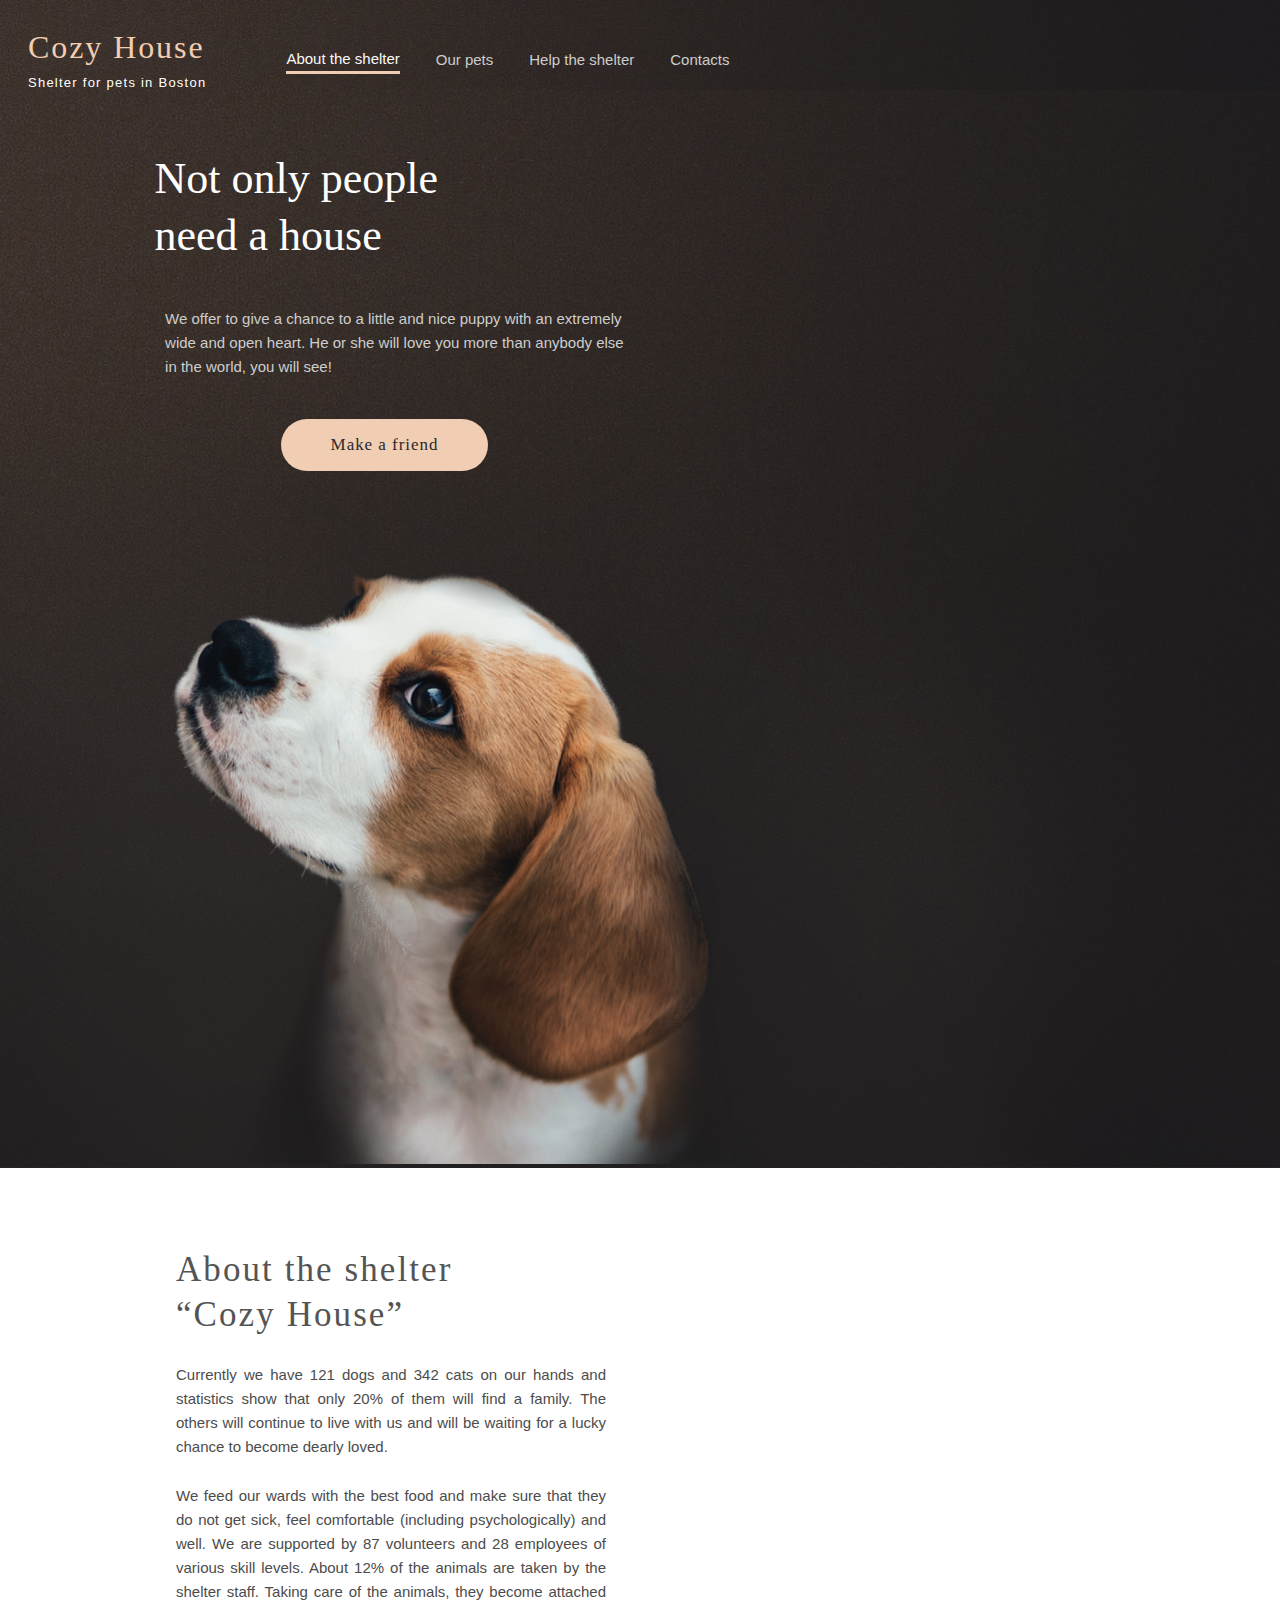
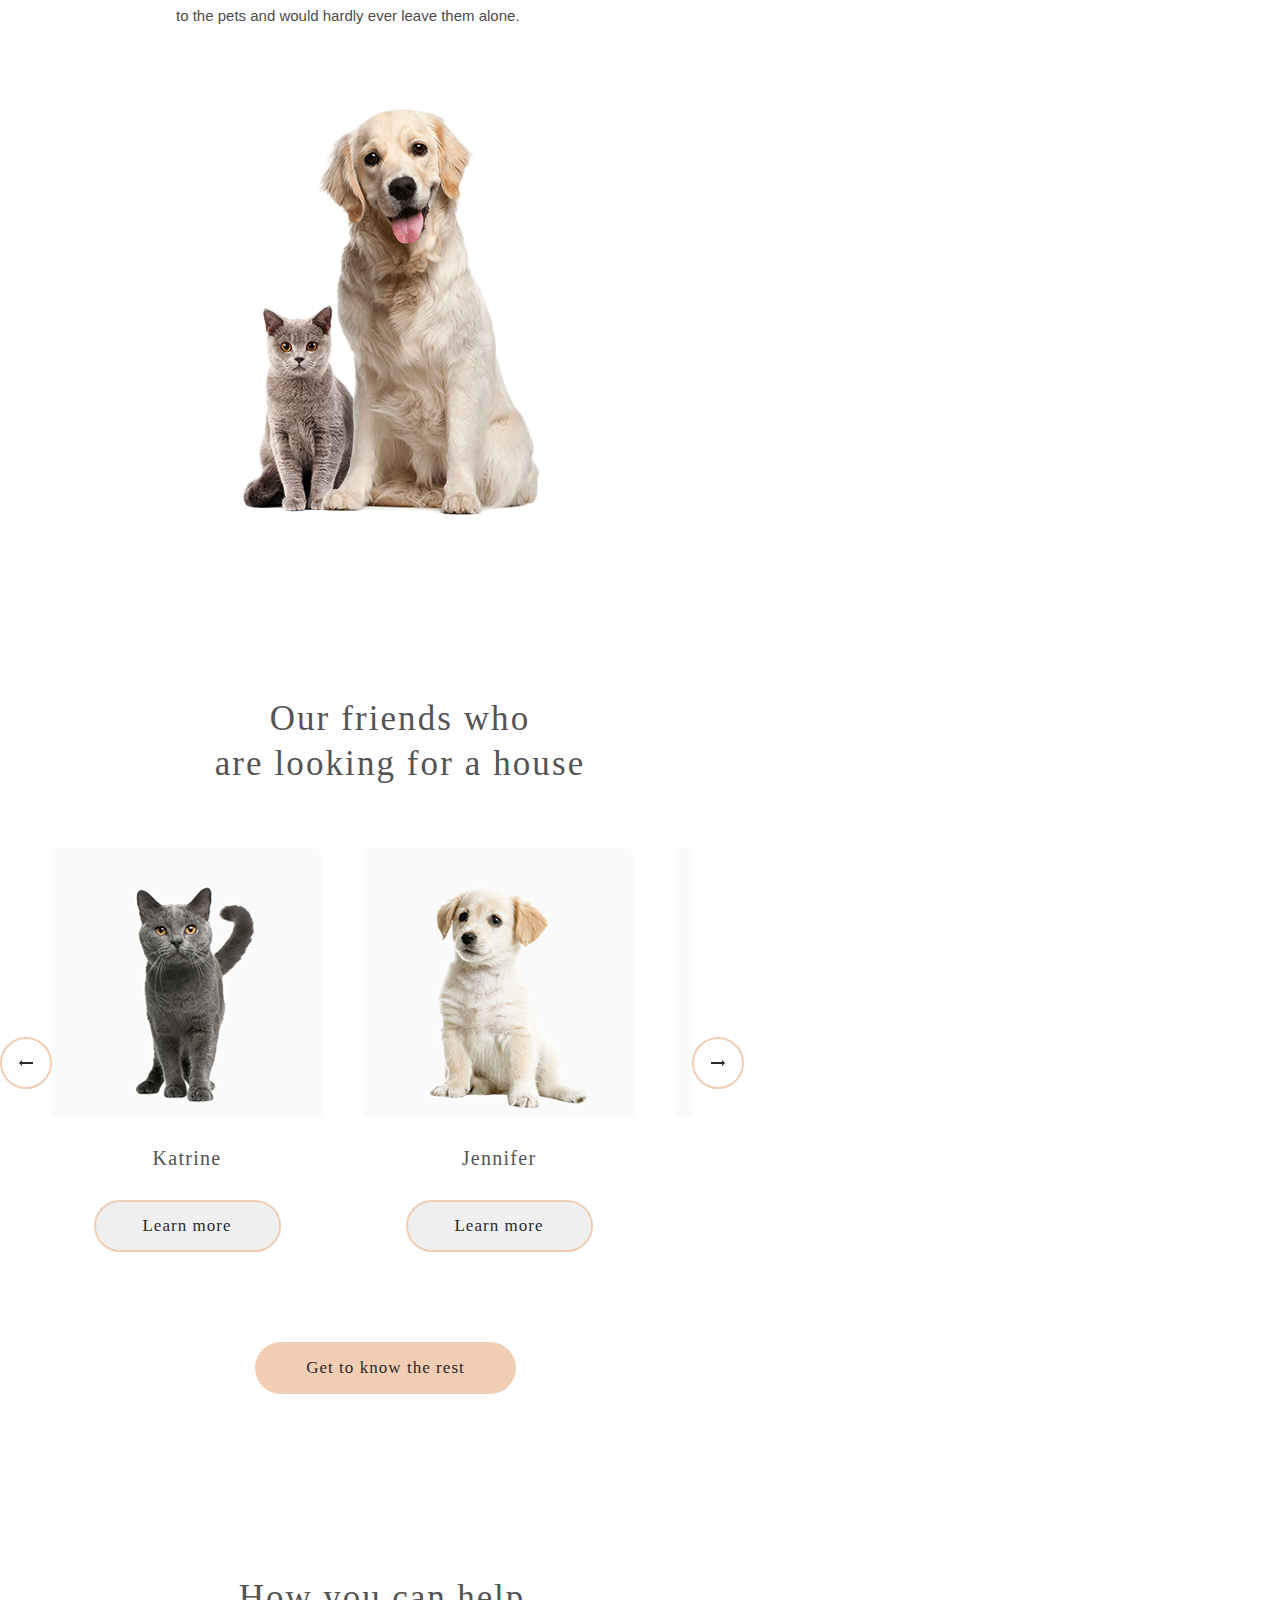
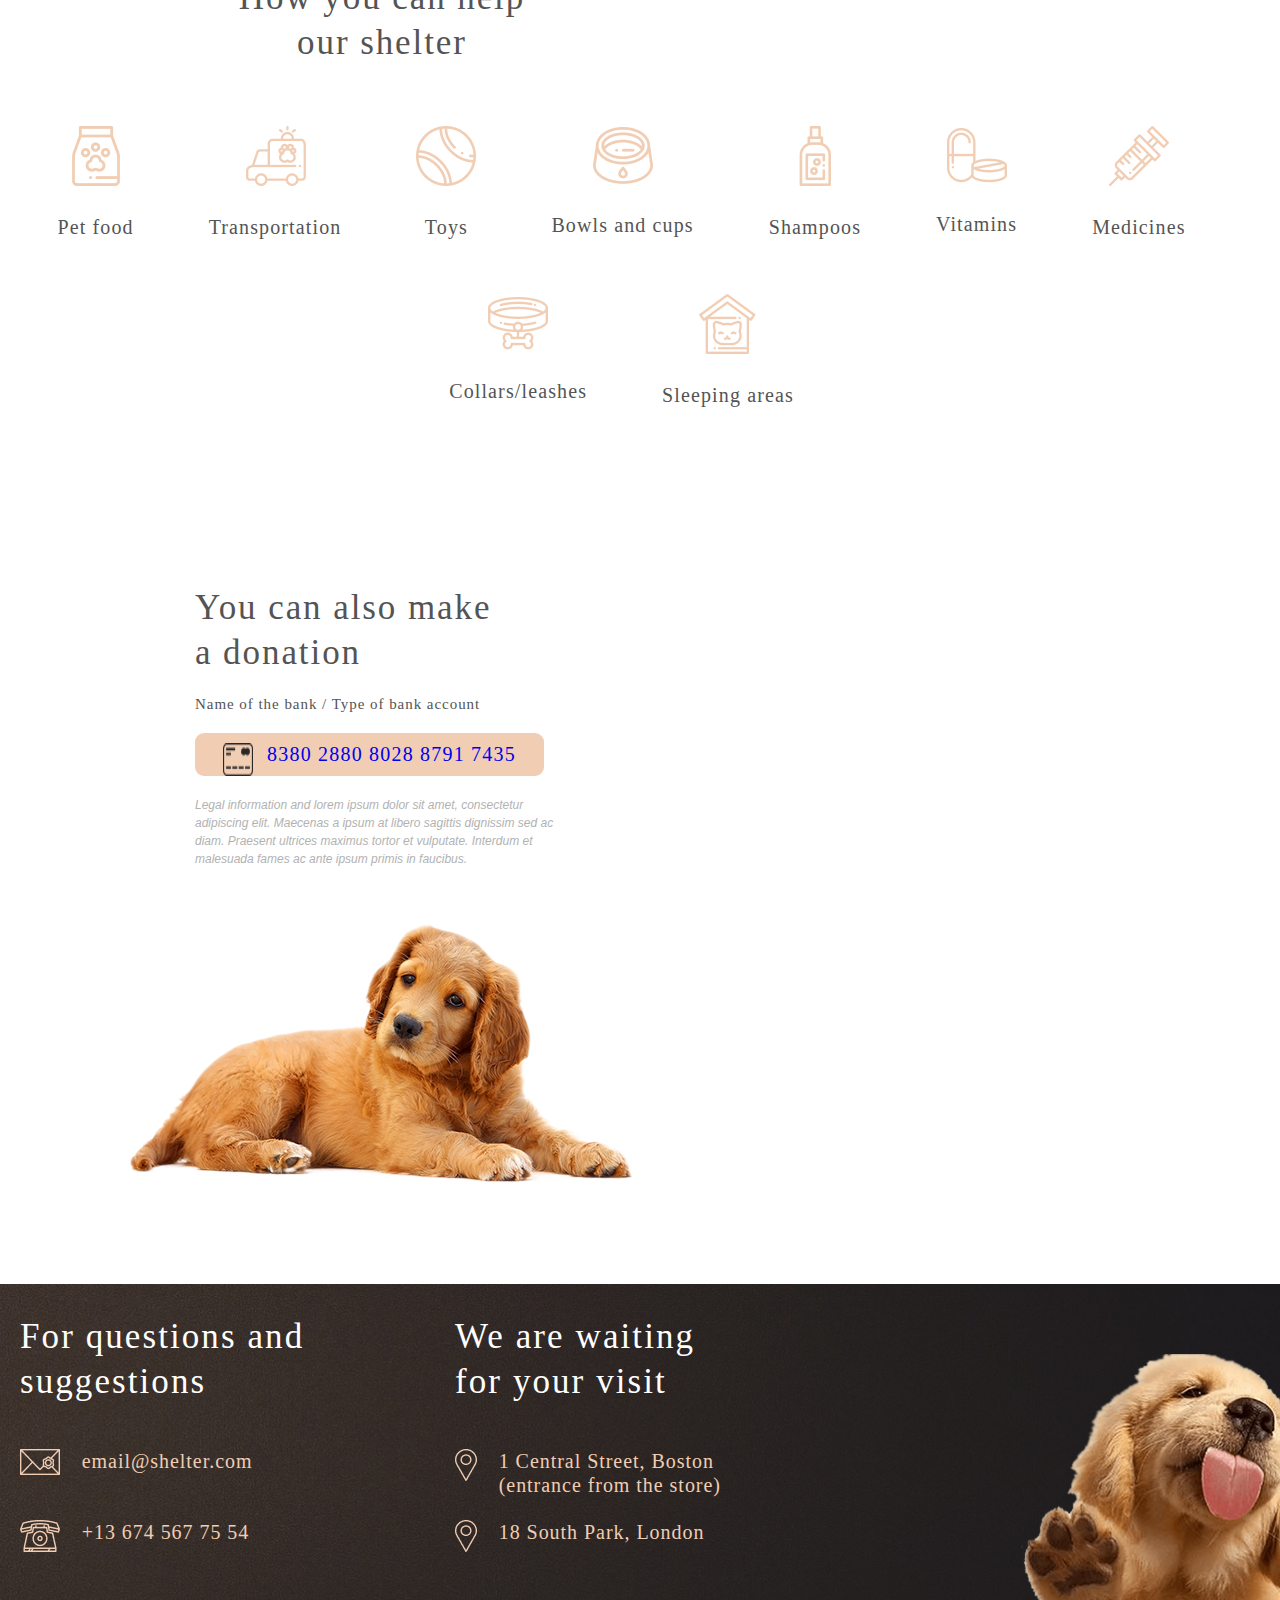
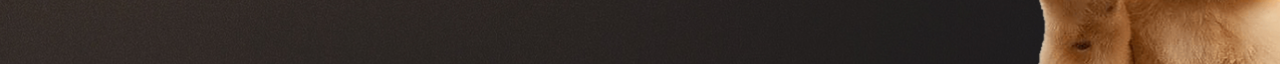
<file: shelter/pages/main/index.html>
<!DOCTYPE html>
<html lang="en">

<head>
    <meta charset="UTF-8">
    <meta name="viewport" content="width=device-width,minimum-scale=1.0, maximum-scale=1.0,initial-scale=1">

    <title>Shelter</title>
    <link rel="stylesheet" href="style.css">
</head>
<body class="body">
  <header class="header background"> 
    <div class="container">
        <div class="logo">
          <h1 class="logo_title">
            Cozy House 
          </h1>
          <div class="logo_subtitle">
              Shelter for pets in Boston
          </div> 
        </div>
        <div class="toggle_container" onclick="myFunction(this)">
          <span class="toggle_bar1"></span>
          <span class="toggle_bar2"></span>
          <span class="toggle_bar3"></span>
          <p class="toggle_items"><a class="nav_list_active">About the shelter</a></p>
          <p class="toggle_items"><a class="nav_list_disabled" href="../pets/index.html">Our pets</a></p> 
          <p class="toggle_items"><a class="nav_list_disabled">Help the shelter</a></p>
          <p class="toggle_items"><a class="nav_list_disabled">Contacts</a></p>
         </div>
            <nav class="nav">
                <ul class="nav_list">
                <li class="nav_list_item"><a class="nav_list_active">About the shelter</a></li>
                <li class="nav_list_item"><a class="nav_list_disabled" href="../pets/index.html">Our pets</a></li>
                <li class="nav_list_item"><a class="nav_list_disabled">Help the shelter</a></li>
                <li class="nav_list_item"><a class="nav_list_disabled">Contacts</a></li>
                </ul>
            </nav>
      </div>
</header>      
<main class="main">
 <section class='background'>   
  <div class="container">
      <div class="motto_flexbox">
        <div class="motto">
          <h2 class="motto_title">Not only people need a house</h2>
          <p class=motto_subtitle>We offer to give a chance to a little and nice puppy with an extremely wide and open heart. He or she will love you more than anybody else in the world, you will see!</p>
          <a href="../pets/index.html"><button type="button" class="button-primary button-text"> 
            Make a friend 
          </button></a>    
        </div> 
        <img class= "puppy" src="../../assets/images/start-screen-puppy.png" alt="puppy">  
      </div>
  </div>    
</section>
<section>
   <div class="container">
     <div class="about_flexbox">
        <img class= "about_picture" src="../../assets/images/about-pets.png" alt="puppy&kitty">  
        <div class="about">
          <h3 class="about_title" id="about">About the shelter “Cozy House”</h3> 
          <p class="about_subtitle">Currently we have 121 dogs and 342 cats on our hands and statistics show that only 20% of them will find a family. The others will continue to live with us and will be waiting for a lucky chance to become dearly loved.</p>
          <p class="about_subtitle">We feed our wards with the best food and make sure that they do not get sick, feel comfortable (including psychologically) and well. We are supported by 87 volunteers and 28 employees of various skill levels. About 12% of the animals are taken by the shelter staff. Taking care of the animals, they become attached to the pets and would hardly ever leave them alone.</p>
        </div>
     </div>      
   </div>       
</section>
<section>
    <div class="container">  
        <div class="ourfriends_flexbox"> 
            <h3 class="ourfriends_title" id="ourpets">Our friends who</h3>
            <h3 class="ourfriends_title">are looking for a house</h3>
            
            <div class="ourfriends">
              <div class="ourfriends_circle_left prev" onclick="moveSliderToTheRight()"> <img class="ourfriends_arrow" src="../../assets/icons/Arrow.png" alt="Arrow_left"></div>
            <div class="ourfriends_slider_border">
            <div class="ourfriends_slider">
              <div class="ourfriends_pets">
                <img class="ourfriends_picture" src="../../assets/images/pets-katrine.png" alt="kitty_katrine">      
                <p class="ourfriends_text">Katrine</p>
                <button type="button" class="ourfriends_button ourfriends_button_text"> 
                    Learn more 
                </button>   
              </div> 
              <div class="ourfriends_pets">
                <img class= "ourfriends_picture" src="../../assets/images/pets-jennifer.png" alt="puppy_jennifer">      
                <p class="ourfriends_text">Jennifer</p>
                <button type="button" class="ourfriends_button ourfriends_button_text"> 
                    Learn more  
                </button>   
              </div> 
              <div class="ourfriends_pets probe">
                <img class= "ourfriends_picture" src="../../assets/images/pets-woody.png" alt="puppy_woody">      
                <p class="ourfriends_text">Woody</p>
                <button type="button" class="ourfriends_button ourfriends_button_text"> 
                    Learn more  
                </button>   
              </div> 
              <div class="ourfriends_pets">
                <img class= "ourfriends_picture" src="../../assets/images/pets-freddie.png" alt="puppy_freddie">      
                <p class="ourfriends_text">Freddie</p>
                <button type="button" class="ourfriends_button ourfriends_button_text"> 
                    Learn more  
                </button>   
              </div> 
              <div class="ourfriends_pets">
                <img class= "ourfriends_picture" src="../../assets/images/pets-scarlet.png" alt="puppy_scarlett">      
                <p class="ourfriends_text">Scarlett</p>
                <button type="button" class="ourfriends_button ourfriends_button_text"> 
                    Learn more  
                </button>   
              </div> 
              <div class="ourfriends_pets">
                <img class= "ourfriends_picture" src="../../assets/images/pets-charly.png" alt="puppy_charly">      
                <p class="ourfriends_text">Charly</p>
                <button type="button" class="ourfriends_button ourfriends_button_text"> 
                    Learn more  
                </button>   
              </div> 
              <div class="ourfriends_pets">
                <img class= "ourfriends_picture" src="../../assets/images/pets-timmy.png" alt="kitty_timmy">      
                <p class="ourfriends_text">Timmy</p>
                <button type="button" class="ourfriends_button ourfriends_button_text"> 
                    Learn more  
                </button>   
              </div> 
              <div class="ourfriends_pets">
                <img class= "ourfriends_picture" src="../../assets/images/pets-sophia.png" alt="puppy_sophia">      
                <p class="ourfriends_text">Sophia</p>
                <button type="button" class="ourfriends_button ourfriends_button_text"> 
                    Learn more  
                </button>   
              </div> 
             </div>
            </div>
               <div class="ourfriends_circle_right" onclick="moveSliderToTheLeft()"> <img class="ourfriends_arrow" src="../../assets/icons/Arrow_right.png" alt="Arrow_right"></div>
            </div>
            <a href="../pets/index.html"><button type="button" class="ourfriends_button_secondary ourfriends_button_text"> 
                Get to know the rest 
            </button></a>      
          </div>    
    </div>    
</section> 

<section>
  <div class="container">  
    <div class="yourhelp_flexbox"> 
      <h3 class="yourhelp_title" id="help"><span>How you can help</span><span>our shelter</span></h3>
      <div class="yourhelp">
        <div class="yourhelp_pets">
          <img class="yourhelp_picture" src="../../assets/icons/Vector.png" alt="Pet food">    
          <p class="yourhelp_text">Pet food</p>  
        </div> 
        <div class="yourhelp_pets">
          <img class= "yourhelp_picture" src="../../assets/icons/transportation.png" alt="Transportation">     
          <p class="yourhelp_text">Transportation</p> 
        </div> 
        <div class="yourhelp_pets">
          <img class= "yourhelp_picture" src="../../assets/icons/toys.png" alt="Toys">    
          <p class="yourhelp_text">Toys</p>  
        </div> 
        <div class="yourhelp_pets">
          <img class= "yourhelp_picture" src="../../assets/icons/bowls-and-cups.png" alt="Bowls and cups">      
          <p class="yourhelp_text">Bowls and cups</p>
        </div> 
        <div class="yourhelp_pets">
          <img class= "yourhelp_picture" src="../../assets/icons/shampoos.png" alt="Shampoos">         
          <p class="yourhelp_text">Shampoos</p> 
        </div> 
        <div class="yourhelp_pets">
          <img class="yourhelp_picture" src="../../assets/icons/vitamins.png" alt="Vitamins">   
          <p class="yourhelp_text">Vitamins</p>  
        </div> 
        <div class="yourhelp_pets">
          <img class="yourhelp_picture" src="../../assets/icons/medicines.png" alt="Medicines">  
          <p class="yourhelp_text">Medicines</p>    
        </div> 
        <div class="yourhelp_pets">
          <img class="yourhelp_picture" src="../../assets/icons/collars-or-leashes.png" alt="Collars/leashes">      
          <p class="yourhelp_text">Collars/leashes</p>
        </div> 
        <div class="yourhelp_pets">
          <img class="yourhelp_picture" src="../../assets/icons/sleeping-area.png" alt="Sleeping areas">      
          <p class="yourhelp_text">Sleeping areas</p>
        </div> 
     </div>
  </div>    
  </div>
</section>
<section>
  <div class="container">
    <div class="donation_flexbox">
       <img class= "donation_picture" src="../../assets/images/donation-dog.png" alt="donation">  
       <div class="donation">
         <h3 class="donation_title">You can also make a donation</h3> 
         <p class="donation_subtitle">Name of the bank / Type of bank account</p>
         <button type="button" class="donation_button"> <img class="donation_button_picture" src="../../assets/icons/credit-card.png" alt="credit card number">  
          <p class="donation_button_text"><a href="http://www.bankofamerica.com/">8380 2880 8028 8791 7435</a></p>
         </button>  
         <p class="donation_text">Legal information and lorem ipsum dolor sit amet, consectetur adipiscing elit. Maecenas a ipsum at libero sagittis dignissim sed ac diam. Praesent ultrices maximus tortor et vulputate. Interdum et malesuada fames ac ante ipsum primis in faucibus.</p>
       </div>
    </div>      
  </div>        
</section>
</main> 
<footer class="background">
  <div class="container">
    <div class="information_flexbox">
      <div class="information information_test1">
        <h3 class="information_title" id="contacts">For questions and suggestions</h3>   
         <div class="information_contact">
          <a href="mailto:email@shelter.com"><img class="information_contact_picture" src="../../assets/icons/mail.png" alt="email"></a>    
          <a href="mailto:email@shelter.com"><h4>email@shelter.com</h4></a>   
         </div>
        <div class="information_contact">
          <a href="tel:+136745677554"><img class="information_contact_picture" src="../../assets/icons/phone.png" alt="phone"></a>    
          <a href="tel:+136745677554"><h4>+13 674 567 75 54</h4></a>
        </div>
      </div>
      <div class="information">
        <h3 class="information_title information_test">We are waiting for your visit</h3>     
        <div class="information_contact information_test">
          <a href="https://www.google.com/maps/dir/?api=1&destination=Pike+Place+Market+Seattle+WA&travelmode=bicycling"><img class="information_contact_picture" src="../../assets/icons/pin.png" alt="address"></a>    
          <a href="https://www.google.com/maps/dir/?api=1&destination=Pike+Place+Market+Seattle+WA&travelmode=bicycling"><h4>1 Central Street, Boston (entrance from the store)</h4></a>
        </div>
        <div class="information_contact information_test">
          <a href="https://www.google.com/maps/dir/?api=1&destination=Pike+Place+Market+Seattle+WA&travelmode=bicycling"><img class="information_contact_picture" src="../../assets/icons/pin.png" alt="address"></a>   
          <a href="https://www.google.com/maps/dir/?api=1&destination=Pike+Place+Market+Seattle+WA&travelmode=bicycling"><h4>18 South Park, London</h4></a> 
        </div>
      </div>
      <div class="information">
      <img class="information_picture" src="../../assets/images/footer-puppy.png" alt="puppy">    
    </div>
      </div> 
    </div>
  </div> 
</footer>
<script src="https://code.jquery.com/jquery-3.5.1.slim.min.js"></script>
<script src="../main/main.js"></script> 
</body>
</html>
</file>
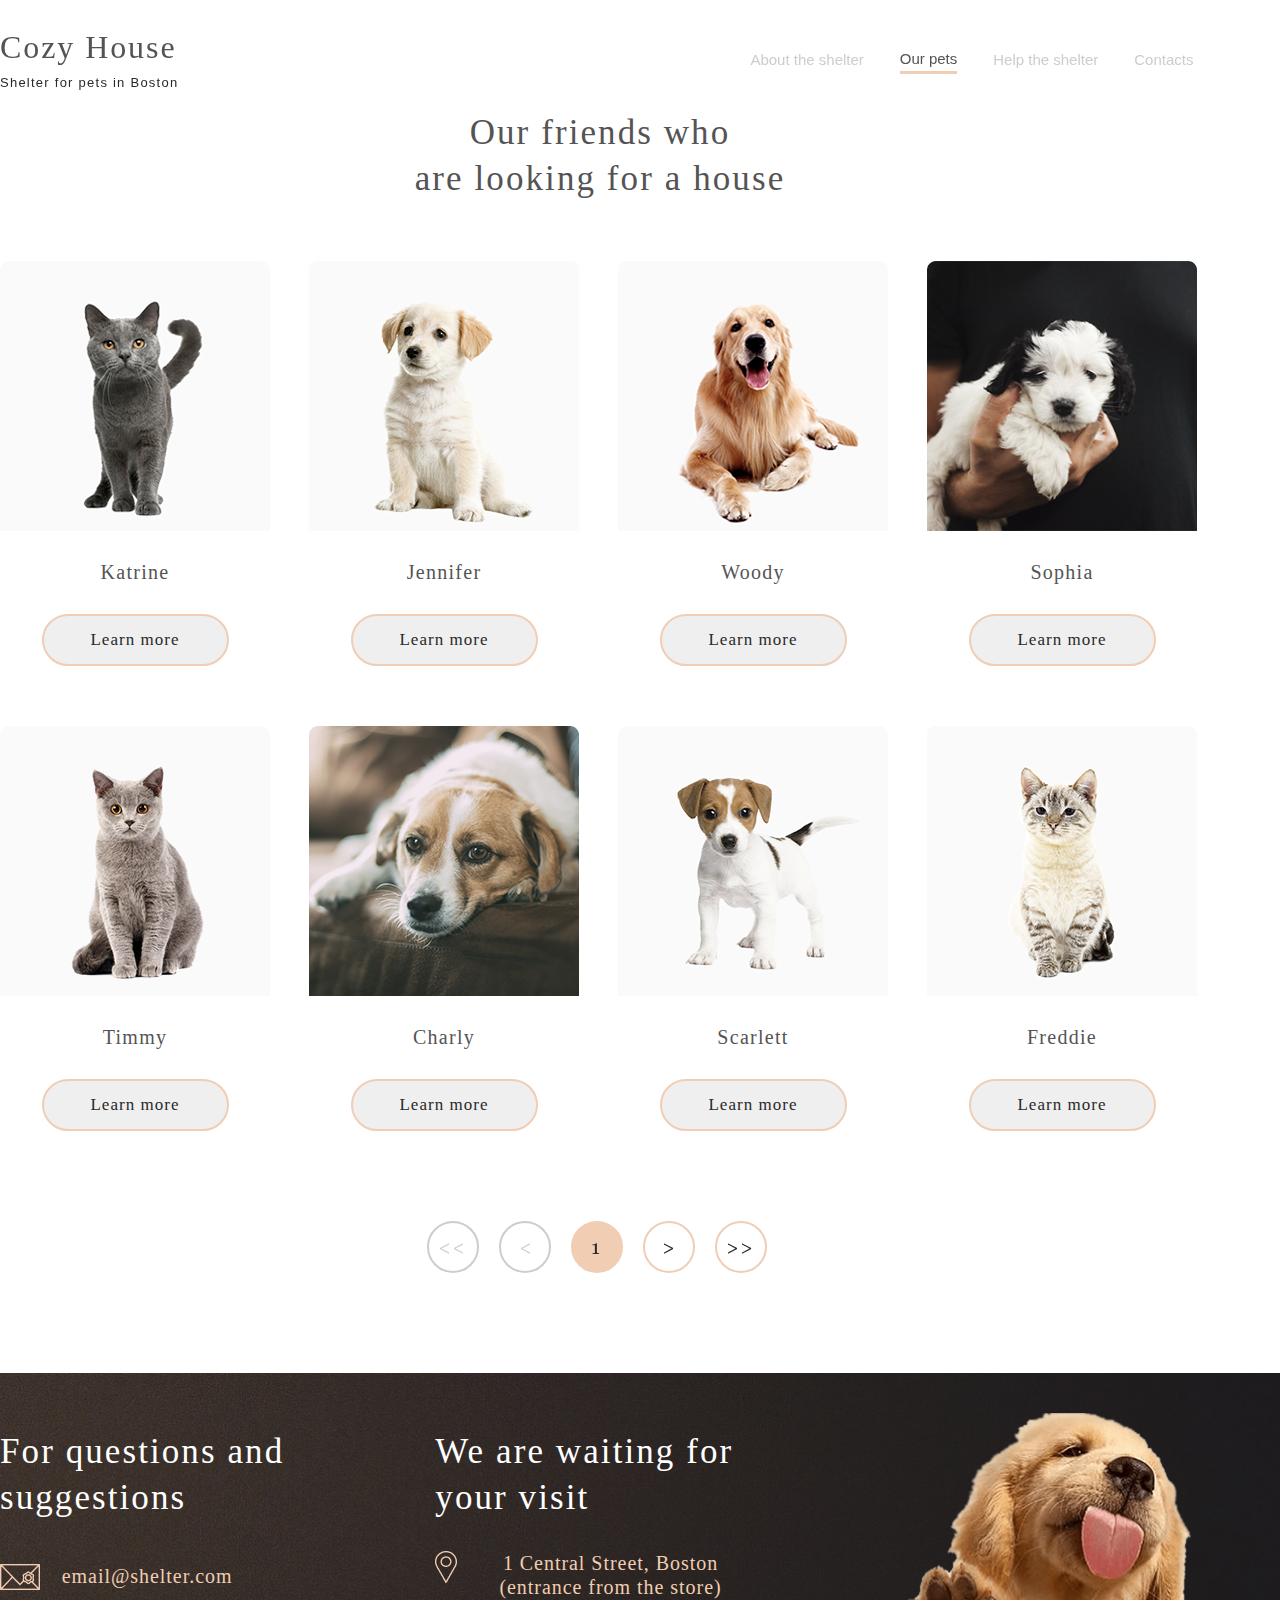
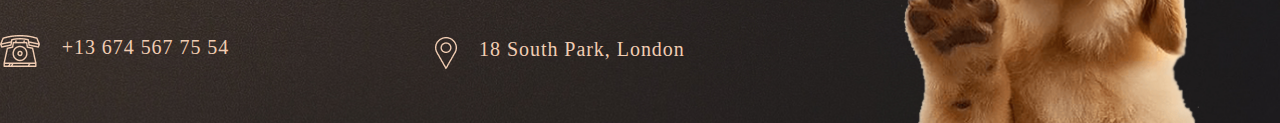
<file: shelter/pages/pets/index.html>
<!DOCTYPE html>
<html lang="en">

<head>
    <meta charset="UTF-8">
    <meta name="viewport" content="width=device-width, initial-scale=1">
    <title>Shelter</title>
    <link rel="stylesheet" href="style.css">
</head>
<body class="body">
    <header class="header"> 
        <div class="container">
            <a href="..\main\index.html">
              <div class="logo">
                <h1 class="logo_title">
                  Cozy House 
                </h1>
               <div class="logo_subtitle">
                  Shelter for pets in Boston
               </div>
              </div>
            </a>
            <div class="toggle_container" onclick="myFunction(this)">
              <div class="toggle_bar1"></div>
              <div class="toggle_bar2"></div>
              <div class="toggle_bar3"></div>
              <div class="toggle_items"><a class="nav_list_disabled" href="../main/index.html">About the shelter</a></div>
              <div class="toggle_items"><a class="nav_list_active">Our pets</a></div> 
              <div class="toggle_items"><a class="nav_list_disabled">Help the shelter</a></div>
              <div class="toggle_items"><a class="nav_list_disabled">Contacts</a></div>
             </div>
                <nav class="nav">
                    <ul class="nav_list">
                    <li class="nav_list_item"><a class="nav_list_disabled" href="../main/index.html">About the shelter</a></li>
                    <li class="nav_list_item"><a class="nav_list_active">Our pets</a></li>
                    <li class="nav_list_item"><a class="nav_list_disabled">Help the shelter</a></li>
                    <li class="nav_list_item"><a class="nav_list_disabled">Contacts</a></li>
                    </ul>
                </nav>
          </div>
    </header>     
    <main class="main">
    <section>
      <div class="container">  
          <div class="ourfriends_flexbox"> 
              <h3 class="ourfriends_title" id="ourpets">Our friends who</h3>
              <h3 class="ourfriends_title">are looking for a house</h3>
              <div class="ourfriends">
                <div class="ourfriends_pets">
                  <img class="ourfriends_picture" src="../../assets/images/pets-katrine.png" alt="kitty_katrine">      
                  <p class="ourfriends_text">Katrine</p>
                  <button type="button" class="ourfriends_button ourfriends_button_text"> 
                      Learn more 
                  </button>   
                </div> 
                <div class="ourfriends_pets">
                  <img class= "ourfriends_picture" src="../../assets/images/pets-jennifer.png" alt="puppy_jennifer">      
                  <p class="ourfriends_text">Jennifer</p>
                  <button type="button" class="ourfriends_button ourfriends_button_text"> 
                      Learn more  
                  </button>   
                </div> 
                <div class="ourfriends_pets">
                  <img class= "ourfriends_picture" src="../../assets/images/pets-woody.png" alt="puppy_woody">      
                  <p class="ourfriends_text">Woody</p>
                  <button type="button" class="ourfriends_button ourfriends_button_text"> 
                      Learn more  
                  </button>   
                </div> 
                <div class="ourfriends_pets">
                  <img class= "ourfriends_picture" src="../../assets/images/pets-sophia.png" alt="puppy_sophia">      
                  <p class="ourfriends_text">Sophia</p>
                  <button type="button" class="ourfriends_button ourfriends_button_text"> 
                      Learn more  
                  </button>   
                </div> 
              </div>
              <div class="ourfriends">
                <div class="ourfriends_pets">
                  <img class= "ourfriends_picture" src="../../assets/images/pets-timmy.png" alt="kitty_timmy">      
                  <p class="ourfriends_text">Timmy</p>
                  <button type="button" class="ourfriends_button ourfriends_button_text"> 
                      Learn more  
                  </button>   
                </div> 
                <div class="ourfriends_pets">
                  <img class= "ourfriends_picture" src="../../assets/images/pets-charly.png" alt="puppy_charly">      
                  <p class="ourfriends_text">Charly</p>
                  <button type="button" class="ourfriends_button ourfriends_button_text"> 
                      Learn more  
                  </button>   
                </div> 
                <div class="ourfriends_pets">
                  <img class= "ourfriends_picture" src="../../assets/images/pets-scarlet.png" alt="puppy_scarlett">      
                  <p class="ourfriends_text">Scarlett</p>
                  <button type="button" class="ourfriends_button ourfriends_button_text"> 
                      Learn more  
                  </button>   
                </div> 
                <div class="ourfriends_pets">
                  <img class= "ourfriends_picture" src="../../assets/images/pets-freddie.png" alt="kitty_sophia">      
                  <p class="ourfriends_text">Freddie</p>
                  <button type="button" class="ourfriends_button ourfriends_button_text"> 
                      Learn more  
                  </button>   
                </div> 
              </div>
              <div class="ourfriends_pangination">
               <div class="ourfriends_circle ourfriends_circle_disabled"> <img class="ourfriends_arrow ourfriends_arrow_double" src="../../assets/icons/Double_quotes_left.png" alt="Arrow_left"></div> 
               <div class="ourfriends_circle ourfriends_circle_disabled"> <img class="ourfriends_arrow" src="../../assets/icons/quotes_left.png" alt="Arrow_left"></div> 
               <div class="ourfriends_circle ourfriends_circle_active"> <img class="ourfriends_arrow" src="../../assets/icons/one.png" alt="One"></div> 
               <div class="ourfriends_circle"> <img class="ourfriends_arrow" src="../../assets/icons/quotes_right.png" alt="Arrow_right"></div> 
               <div class="ourfriends_circle"> <img class="ourfriends_arrow ourfriends_arrow_double" src="../../assets/icons/Double_quotes_right.png" alt="Arrow_right"></div> 
              </div>
          </div>    
      </div>    
  </section> 
</main>
<footer class="background">
  <div class="container">
    <div class="information_flexbox">
      <div class="information">
        <h3 class="information_title" id="contacts">For questions and suggestions</h3>   
         <div class="information_contact">
          <a href="mailto:email@shelter.com"><img class="information_contact_picture" src="../../assets/icons/mail.png" alt="email"></a>    
          <a href="mailto:email@shelter.com"><h4>email@shelter.com</h4></a>   
         </div>
        <div class="information_contact">
          <a href="tel:+136745677554"><img class="information_contact_picture" src="../../assets/icons/phone.png" alt="phone"></a>    
          <a href="tel:+136745677554"><h4>+13 674 567 75 54</h4></a>
        </div>
      </div>
      <div class="information">
        <h3 class="information_title">We are waiting for your visit</h3>     
        <div class="information_contact information_test">
          <a href="https://www.google.com/maps/dir/?api=1&destination=Pike+Place+Market+Seattle+WA&travelmode=bicycling"><img class="information_contact_picture" src="../../assets/icons/pin.png" alt="address"></a>    
          <a href="https://www.google.com/maps/dir/?api=1&destination=Pike+Place+Market+Seattle+WA&travelmode=bicycling"><h4>1 Central Street, Boston (entrance from the store)</h4></a>
        </div>
        <div class="information_contact information_test">
          <a href="https://www.google.com/maps/dir/?api=1&destination=Pike+Place+Market+Seattle+WA&travelmode=bicycling"><img class="information_contact_picture" src="../../assets/icons/pin.png" alt="address"></a>   
          <a href="https://www.google.com/maps/dir/?api=1&destination=Pike+Place+Market+Seattle+WA&travelmode=bicycling"><h4>18 South Park, London</h4></a> 
        </div>
      </div>
      <img class="information_picture" src="../../assets/images/footer-puppy.png" alt="puppy">    
      </div> 
    </div>
  </div> 
</footer>
<script src="https://code.jquery.com/jquery-3.5.1.slim.min.js"></script>
<script src="../main/main.js"></script> 
</body>
</html>
</file>
<file: shelter/pages/main/style.css>
/*$color-light-xl: #FFFFFF;
$color-light-l: #F6F6F6; 
$color-light-s: #FAFAFA;
$color-dark-s: #CDCDCD;
$color-dark-m: #B2B2B2;
$color-dark-l: #545454;
$color-dark-xl: #4C4C4C;
$color-dark-2xl: #444444;
$color-dark-3xl: #292929;
$color-primary: #F1CDB3;
$color-primary-light: #FDDCC4;*/

/*a {
 text-decoration: none;
 }

a:visited {
 color: #CDCDCD; 
 text-decoration: none;
 }

a:hover {color:#FAFAFA;}

a:active {
 color: #FAFAFA; 
 text-decoration: none;
 }

* {
box-sizing: border-box;
margin: 0;
padding: 0;
}

.body {
 margin: 0;    
}

.container {
 display: flex;
 max-width: 80rem;
 width:100%;
 margin: 0 auto;
}

.header {
 width: 100%;
 padding-top: 60px;
}

.main {
 width: 100%; 
}
  
.logo  {
 display: flex;
 flex-direction: column;
}

.logo_title {
 font-family: Georgia;
 font-size: 32px;
 letter-spacing: 0.12rem;
 line-height: 110%;
 color: #F1CDB3;   
 font-style: normal;
 font-weight: normal;
}

.logo_subtitle {
 margin-top: 10px;
 font-family: Arial;
 font-size: 13px;
 line-height: 15px;
 letter-spacing: 0.078rem;
 color: #FFFFFF;
 text-align: center;
}

.background {
background: url(../../assets/images/start-screen.jpg);
-webkit-background-size: cover;
background-size: cover;
}

.nav {
 display: flex;
 width: 443px;
 margin-left: 572px;
}

.toggle_container {
display: none;
}

.toggle_items {
display: none;  
}

.nav_list {
 display: flex;
 width: 100%;
 margin: 0;
 padding: 0;
 font-family: Arial;
 font-size: 15px;
 line-height: 160%;
 color: #FAFAFA;
 justify-content: space-between;
 list-style-type: none;
}


.nav_list_item {
display: flex;
align-items: center;
}

.nav_list_disabled {
 color: #CDCDCD;   
}

.nav_list_disabled:hover,
.nav_list_active:hover
 {
 color: #FAFAFA;
 text-decoration: none;
 border-bottom: none; 
}

.nav_list_active {
  border-bottom: solid 3px #F1CDB3;
 }

.motto {
 display: flex;
 flex-direction: column;   
}

.motto_title {
 font-family: Georgia;
 font-size: 44px;
 line-height: 130%;
 color: #FFFFFF; 
 max-width: 310px;
 font-weight: normal;
 margin-top: 165px;
}
   
.motto_subtitle {
 font-family: Arial;
 font-size: 15px;
 line-height: 160%;
 align-items: center;
 max-width: 460px;
 color: #CDCDCD;
 margin-top: 42px;
}

.motto_flexbox {
 display: flex;
 padding-top: 60px;
}

.button-primary {
  padding: 15px 45px;
  width: 207px;
  height: 52px;
  margin-top: 40px;
  background-color: #F1CDB3;
  border-radius: 100px;
  border: none;
  align-content: center;
}

.button-primary:hover {
  background-color: #FDDCC4;
}

.button-text {
  font-family: Georgia;
  font-size: 17px;
  line-height: 130%;
  letter-spacing: 0.06rem;   
  color: #292929;
}

.puppy {
  margin-left: 42px;
  width: 698px;
  height: 728px;
}

.about_flexbox {
 display: flex;  
 padding-top: 81px;
 padding-left: 176px;
}

.about_picture {
  width: 300px;
  height: 408px; 
}

.about {
  display: flex;
  flex-direction: column;   
  margin-left: 120px;
  padding-top: 14px; 
 }

 .about_title {
  font-family: Georgia;
  font-weight: normal;
  font-size: 35px;
  line-height: 130%;
  color: #545454;
  max-width: 370px;
  letter-spacing: 0.13rem;
 }

 .about_subtitle {
  font-family: Arial;
  font-size: 15px;
  line-height: 160%;
  align-items: center;
  max-width: 430px;
  color: #4C4C4C;;
  margin-top: 25px;  
 }

 .ourfriends_flexbox {
  display: flex;  
  flex-direction: column; 
  padding-top: 180px;
  position: relative;
 }

 .ourfriends {
  display: flex;   
  margin-top: 60px;
  position: relative;
 }

 .ourfriends_slider_border {
  position: relative;
  max-width: 1300px;
  overflow: hidden;
 }

 .ourfriends_pets {
  display: flex;  
  flex-direction: column;  
  margin-right: 90px;
  margin-bottom: 60px; 
  position: relative;
 }

.ourfriends_slider {
 display: flex; 
max-width: 1030px;
 overflow: hidden;
 position: relative;
 }

 .ourfriends_slide_invisible {
  opacity: 0;
  }

 .ourfriends_pets:hover {
  box-shadow: 0 0 35px rgba(156, 149, 149, 0.5);
 }

.ourfriends_title {
  font-family: Georgia;
  text-align: center;
  font-weight: normal;
  font-style: normal;
  font-size: 35px;
  line-height: 130%;
  color: #545454;
  max-width: 400px;
  letter-spacing: 0.13rem;  
  margin-left: 400px;
}

.ourfriends_text {
 margin-top: 30px;
 font-family: Georgia;
 font-weight: normal;
 font-size: 20px;  
 letter-spacing: 0.08rem;  
 align-items: center;
 text-align: center;
 color: #545454;
}

.ourfriends_button_text {
  font-family: Georgia;
  font-style: normal;
  font-weight: normal;
  font-size: 17px;
  line-height: 130%;
  letter-spacing: 0.065rem;
  color: #292929;
  margin: 0px 10px;  
}

.ourfriends_button {
 width: 187px;
 height: 52px;
 border: 2px solid #F1CDB3;
 border-radius: 100px;
 margin-left: 41.5px; 
 margin-top: 30px;
}

.ourfriends_circle_left,.ourfriends_circle_right {
  width: 52px; 
  height: 52px;
  border: 2px solid #F1CDB3;
  border-radius: 100px;
  margin-right: 53px;
  margin-top: 190px;
  justify-content: center;
}

.ourfriends_arrow {
  margin-top: 21px;
  margin-left: 17px;
}

.ourfriends_circle_left:hover {
  background: #FDDCC4;
}

.ourfriends_circle_right:hover {
  background: #FDDCC4; 
}

.ourfriends_picture {
  width: 270px;
  height: 270px;
}

.ourfriends_button_secondary {
  width: 261px;
  height: 52px;
  background: #F1CDB3;
  border-radius: 100px;
  margin-left: 470px;
  margin-top: 30px;
  border: none;
}

.ourfriends_button_secondary:hover {
  background-color: #FDDCC4;
 }

.probe {
  margin-right: 52px;
}

.yourhelp_flexbox {
  display: flex;
  padding-top: 100px;
  flex-direction: column;
}

.yourhelp_title {
 font-family: Georgia;
 font-weight: normal;
 font-style: normal;
 font-size: 35px;
 line-height: 130%;
 color: #545454; 
 letter-spacing: 0.12rem;  
 margin-top: 81px;  
 max-width: 308px;
 margin-left: 448px;
 margin-bottom: 60px;
 text-align: center;
}

.yourhelp {
 display: flex;
 flex-wrap: wrap;
 justify-content: center;
 align-items: center;
 padding-bottom: 55px;
 padding-left: 0;
 margin-left: 38px;
}

.yourhelp_pets {
 display: flex;
 flex-direction: column; 
 margin-right: 120px;
 align-items: center;
 padding-bottom: 55px;
}

.yourhelp_text {
 margin-top: 30px;
 font-family: Georgia;
 font-style: normal;
 font-weight: normal;
 font-size: 20px;
 line-height: 115%;
 letter-spacing: 0.07rem;
 color: #545454;
 text-align: center;
}

.yourhelp_line {
 margin-bottom: 55px;
}

span {
 display: block;
}

.donation_flexbox {
  display: flex;
  padding-top: 25px;
  padding-bottom: 100px;
}

.donation {
  display: flex;
  flex-direction: column;
  margin-left: 30px;
}

.donation_picture {
 margin-top: 55px;
 margin-left: 140px;
 width: 505px;
 height: 261px;
}

.donation_title {
 font-family: Georgia;
 font-style: normal;
 font-weight: normal;
 font-size: 35px;
 line-height: 130%;
 letter-spacing: 0.12rem;
 color: #545454;
 max-width: 300px;
 margin-top: 45px;
}

.donation_subtitle {
 font-family: Georgia;
 font-size: 15px;
 font-style: normal;
 font-weight: normal;
 align-items: center;
 max-width: 430px;
 color: #545454;
 letter-spacing: 0.06rem;
 margin-top: 20px;  
 }
 
 .donation_button {
  width: 349px;
  height: 43px;
  background: #F1CDB3;
  border-radius: 9px;
  margin-top: 20px;   
  border: none;
  justify-content: center;
  display:flex;
 }

 .donation_button_text {  
  font-family: Georgia;
  font-style: normal;
  font-weight: normal;
  font-size: 20px;
  line-height: 115%;
  letter-spacing: 0.06em;  
  color:#545454;
  margin-top: 10px;
  margin-right: 15px;
  max-width: 320px;
 }

 .donation_button_picture {
  margin-top: 10px;
  margin-right: 14px;
  margin-left: 15px;
 }

 .donation_button_text:hover {
  color: #FAFAFA;  
 }

 .donation_text {
  font-family: Arial;
  font-style: italic;
  font-weight: normal;
  font-size: 12px;
  line-height: 18px;
  color: #B2B2B2;
  margin-top: 20px;
  max-width: 380px;
 }

 .information_flexbox {
   display: flex;
 }

 .information {
  display: flex;
  flex-direction: column; 
  margin-left: 90px;
 }

 .information_title {
  font-family: Georgia;
  font-style: normal;
  font-weight: normal;
  font-size: 35px;
  line-height: 130%;
  letter-spacing: 0.13rem;
  color: #FFFFFF;
  margin-top: 56px;
 }

 .information_picture {
   margin-top: 40px;
   margin-left: 100px;
   padding-right: 80px; 
 }

  h4 {
  font-family: Georgia;
  font-style: normal;
  font-weight: normal;
  font-size: 20px;
  line-height: 120%;  
  letter-spacing: 0.06rem;
  color: #F1CDB3;
 }

 .information_contact {
   display: flex;
   margin-top: 44px;
   max-height: 27px;
 }

  .information_contact_picture {
   margin-right: 21.7px;
  }

  .information_test {
    margin-left: 55px;
  }

  .information_test1 {
  margin-left: 0;
  }

 /* @media (min-width: 990px) { 
    .nav {
      margin-left: 35rem;
    }  
  }*/

 /* @media (min-width: 768px) and (max-width: 990px) {
    .header {
      width: 100%;
      padding-top: 30px;
      padding-left: 28px;
      }

    .nav {
      margin-left: 5rem;
    }

    .ourfriends_slider {
      max-width: 640px;
    }
  
  .ourfriends_slider_border {
     max-width: 600px;
     }

  .ourfriends_circle_left {
   margin-right: 31px;
  }

  .ourfriends_circle_right {
    margin-left: 31px;
   }

   .motto_title {
    margin: 0;
    margin-right: 120px;
    }
  
    .motto_flexbox {
     display: block;
    }
  
    .motto {
    align-items: center;
    margin-bottom: 100px;
    }
  
    .motto_subtitle {
      margin-left: 4vw;
    }
  
    .button-primary {
      margin-left: 30px;
    }
  
    .puppy {
      width: 569px;
      height: 593px;
      margin-left: 170px;
    }
  
    .about_flexbox {
    flex-direction: column-reverse;
    padding-top: 65px;
    align-items: center;
    }
  
    .about {
    margin-left: 0;
    margin-bottom: 80px;
    }
  
    .about_subtitle {
    text-align: justify;
    }
  
    .ourfriends_slider {
      max-width: 640px;
      overflow: hidden;
    }
    
    .ourfriends_slider_border {
      max-width: 640px;
      overflow: hidden;
      }
    
    .ourfriends_title {
     margin-left: 200px;
    }
  
     .ourfriends_pets {
     margin-right: 42px;  
    }
  
    .ourfriends_circle_right {
    margin-left: 0;
    margin-right: 0;
    }
  
    .ourfriends_circle_left {
    margin-right: 0;
    }
  
    .ourfriends_button_secondary {
     margin-left: 255px;
    }
  
     .yourhelp_title {
    margin-left: 228px;
    }
  
    .yourhelp_pets {
    margin-right: 75px;
    }
  
    .donation_flexbox {
   flex-direction: column-reverse;
   padding-top: 23px;
   padding-bottom: 100px;
   }
  
   .donation {
   margin-left: 195px;
   }
  
   .donation_picture {
   margin-left: 130px;
   }
  
   .information_flexbox {
   padding: 0;
   flex-wrap: wrap;
   }
   
   .information {
    max-width: 350px;
   margin-left: 20px;
   margin-right: 10px;
   }
  
   .information_title {
    margin-top: 30px; 
   }
  
   .information_picture {
    margin-top: 70px;
    margin-right: -400px;
    margin-left: 240px;
   }

  }*/

 /* @media (min-width: 575px) and (max-width: 767px) {
   .header {
    width: 100%;
    padding-top: 30px;
    padding-left: 28px;
    }
     
   .nav {
   display: none;
  } 
  
  .toggle_bar1,.toggle_bar2,.toggle_bar3 {
  width: 30px;
  border: 2px solid #F1CDB3;
  margin-top: 10px;
  margin-left: 2rem;
  }

  .toggle_container {
    display: inline-block;
    cursor: pointer;
    font-family: Arial;
    font-style: normal;
    font-weight: normal;
    font-size: 32px;
    color: #FAFAFA;
    max-width: 30px;
  }

  .toggle_items {
  margin-top: 50px;
  margin-left: -150px;
  text-align: center;
  }

  .change .toggle_items{
  display: flex; 
  visibility: visible;
  }

  .change .toggle_bar1 {
    -webkit-transform: rotate(-90deg) translate(-19px, 12px);
    transform: rotate(-90deg) translate(-19px, 12px);
  }
  
  .change .toggle_bar2 {
  -webkit-transform: rotate(-90deg) translate(-5px, -14px);
  transform: rotate(-90deg) translate(-5px, -14px); 
  }

  .change .toggle_bar3 {
    -webkit-transform: rotate(-90deg) translate(9px, -1px);
    transform: rotate(-90deg) translate(9px, -1px);
  }

  .motto_title {
  margin: 0;
  margin-right: 120px;
  }

  .motto_flexbox {
   display: block;
  }

  .motto {
  align-items: center;
  margin-bottom: 100px;
  }

  .motto_subtitle {
    margin-left: 4vw;
  }

  .button-primary {
    margin-left: 30px;
  }

  .puppy {
    width: 569px;
    height: 593px;
    margin-left: 170px;
  }

  .about_flexbox {
  flex-direction: column-reverse;
  padding-top: 65px;
  align-items: center;
  }

  .about {
  margin-left: 0;
  margin-bottom: 80px;
  }

  .about_subtitle {
  text-align: justify;
  }

  .ourfriends_slider {
    max-width: 640px;
    overflow: hidden;
  }
  
  .ourfriends_slider_border {
    max-width: 640px;
    overflow: hidden;
    }
  
  .ourfriends_title {
   margin-left: 200px;
  }

   .ourfriends_pets {
   margin-right: 42px;  
  }

  .ourfriends_circle_right {
  margin-left: 0;
  margin-right: 0;
  }

  .ourfriends_circle_left {
  margin-right: 0;
  }

  .ourfriends_button_secondary {
   margin-left: 255px;
  }

   .yourhelp_title {
  margin-left: 228px;
  }

  .yourhelp_pets {
  margin-right: 75px;
  }

  .donation_flexbox {
 flex-direction: column-reverse;
 padding-top: 23px;
 padding-bottom: 100px;
 }

 .donation {
 margin-left: 195px;
 }

 .donation_picture {
 margin-left: 130px;
 }

 .information_flexbox {
 padding: 0;
 flex-wrap: wrap;
 }
 
 .information {
  max-width: 350px;
 margin-left: 20px;
 margin-right: 10px;
 }

 .information_title {
  margin-top: 30px; 
 }

 .information_picture {
  margin-top: 70px;
  margin-right: -400px;
  margin-left: 240px;
 }*/
  

 /* @media (min-width: 575px) and (max-width: 767px) { 
  .header {
     width: 100%;
  }   

  .puppy {
  margin-left: 10px;
  }

  .toggle_bar1, .toggle_bar2, .toggle_bar3 {
  margin-left: 43px;
  }

  .donation_picture {
  margin-left: 3rem;
  }

  .about_flexbox {
  padding-left: 5rem;
  }

  .about {
  align-items: center;
  }

  .ourfriends_title {
  margin-left: 5rem;
  }

  .ourfriends_circle_right {
    margin-left: 2rem;
   }

  .ourfriends_circle_right {
    margin-left: 0.5rem;
   }

  .ourfriends {
  margin-left: 5rem;
  }

  .ourfriends_slider_border:hover {
    box-shadow: 5px 0 18px rgba(0,0,0,0.25);
  }

  .ourfriends_pets:hover {
    box-shadow: none; 
    }

  .ourfriends_button_secondary {
  margin-left: 10rem;
  }

  .ourfriends_slider,.ourfriends_slider_border {
   max-width: 280px;
  }

 .information_picture {
  margin-right: -200px;
  margin-left: 5rem;
 }

 .yourhelp_title {
margin-left: 7rem;
 }

 .yourhelp {
 max-width: 30rem;
 }

 .donation {
 margin-left: 5rem;
 }

 .donation_title {
text-align: center;
 }

 .information_test {
 margin-left: 0;
 }

  }

  @media (min-width: 10px) and (max-width: 574px) { 
  .header {
    width: 100%;
    }

  .logo {
  flex: none;
  }

  .container {
    justify-content: center;
   }

  .logo_subtitle {
  text-align: left;
  }

 .nav {
   display: none;
  } 
  
  .toggle_bar1,.toggle_bar2,.toggle_bar3 {
    width: 30px;
    border: 2px solid #F1CDB3;
    margin-top: 10px;
    margin-left: 30px;
  }

  .toggle_container {
    display: inline-block;
    cursor: pointer;
    font-family: Arial;
    font-style: normal;
    font-weight: normal;
    font-size: 32px;
    color: #FAFAFA;
  }

  .toggle_items {
  margin-top: 50px;
  margin-left: -150px;
  text-align: center;
  }

  .change .toggle_items{
  display: flex; 
  visibility: visible;
  }

  .change .toggle_bar1 {
    -webkit-transform: rotate(-90deg) translate(-19px, 12px);
    transform: rotate(-90deg) translate(-19px, 12px);
  }
  
  .change .toggle_bar2 {
  -webkit-transform: rotate(-90deg) translate(-5px, -14px);
  transform: rotate(-90deg) translate(-5px, -14px); 
  }

  .change .toggle_bar3 {
    -webkit-transform: rotate(-90deg) translate(9px, -1px);
    transform: rotate(-90deg) translate(9px, -1px);
  }

  .motto {
    display: block;
  }

  .motto_flexbox {
    display: block;
   max-width: 20rem;
  }

  .motto_title {
    font-size: 29px;
    text-align: center;
    max-width: 220px;
    font-size: 25px;
    margin-left: 3rem;
    margin-right: 0;
    margin-top: 0;
  }

  .button-primary {
  margin-left: 3rem;
  }

  .motto_subtitle {
  text-align: justify;
  }

  .puppy {
    width: 260px;
    height: 271px;
    margin-left: 3rem;
    margin-top: 5rem;
  }

  .about_flexbox {
    flex-direction: column-reverse;
    padding-top: 65px;
    align-items: center;
    }
  
    .about {
    margin-left: 0;
    margin-bottom: 80px;
    }
  
    .about_subtitle {
    text-align: justify;
    }
  
  .about_flexbox 
  {
   padding-left: 0px;
   max-width: 17rem;
  }

 .about_subtitle {
  text-align: justify;
 }

 .about_title {
  text-align: center;
  font-size: 25px;
 }

.about_picture {
width: 260px;
height: 353px;
}

.ourfriends_title {
 margin-left: 10px;
 font-size: 25px;
}

.ourfriends_slider {
  max-width: 190px;
  overflow: hidden;
  margin-bottom: -30px;
}

.ourfriends_slider_border {
  max-width: 190px;
  overflow: hidden;
  }

.ourfriends_circle_right {
  margin-top: 510px;
 }

 .ourfriends_circle_left {
  margin-right: 0;
  margin-top: 510px;
 }
 
.ourfriends {
margin-left: 0;
margin-top: 0;
}

.ourfriends_flexbox {
padding-top: 90px;
}

.ourfriends_button {
margin-left: -51px;
width: 170px;
}

.ourfriends_slider:hover {
 box-shadow: 10px 10px 20px rgba(17, 17, 17, 0.25);
 }

.ourfriends_pets {
 align-items: flex-start; 
 margin-left: 50px;
}

.ourfriends_pets:hover {
box-shadow: none; 
}

.ourfriends_picture {
  margin-left: -85px;
}
.ourfriends_button_secondary {
margin-left: 20px;
}

.yourhelp {
padding-left: 0;
justify-content: left;
}

.yourhelp_title 
{
 margin-left: 0; 
 font-size: 25px;
}

.yourhelp_text 
{
 font-size: 15px;  
}

.yourhelp_flexbox {
 padding-top: 0;
 align-items: center;
 justify-content: center;
}

.yourhelp_pets {
 margin-right: 2rem;  
}

.yourhelp {
  max-width: 290px; 
}

.donation {
margin-left: 0;
justify-content: center;
align-items: center;
}

.donation_picture {
margin-left: 0;
}

.donation_title {
font-size: 25px; 
text-align: center; 
margin-top: 0;
}

.donation_button {
width: 281px;
height: 43px;
}

.donation_button_text {
font-size: 15px;
}

.donation_picture {
width: 260px;
height: 135px;
}

.donation_flexbox {
align-items: center;
justify-content: center;
padding-top: 0;
flex-direction: column-reverse;
}

.donation_text {
text-align: justify;
margin-left: 10px;
margin-right: 10px;
}

.information {
margin-left: 0;  
}

.information_flexbox {
align-items: center;
justify-content: center;

margin-left: 5rem;
}

.information_title {
font-size: 25px;
text-align: center;
}

.information_picture {
width: 260px;
height: 269px;
margin: 0;
}

.information_test {
margin-left: 0;
}
  }*/

 /*$color-light-xl: #FFFFFF;
$color-light-l: #F6F6F6; 
$color-light-s: #FAFAFA;
$color-dark-s: #CDCDCD;
$color-dark-m: #B2B2B2;
$color-dark-l: #545454;
$color-dark-xl: #4C4C4C;
$color-dark-2xl: #444444;
$color-dark-3xl: #292929;
$color-primary: #F1CDB3;
$color-primary-light: #FDDCC4;*/

a {
  text-decoration: none;
  }
 
 a:visited {
  color: #CDCDCD; 
  text-decoration: none;
  }
 
 a:hover {color:#FAFAFA;}
 
 a:active {
  color: #FAFAFA; 
  text-decoration: none;
  }
 
 * {
 box-sizing: border-box;
 margin: 0;
 padding: 0;
 }
 
 .body {
  margin: 0;    
 }
 
 .container {
  display: flex;
  max-width: 80rem;
  width:100%;
  margin: 0 auto;
 }
 
 .header {
  width: 100%;
  padding-top: 60px;
 }
 
 .main {
  width: 100%; 
 }
   
 .logo  {
  display: flex;
  flex-direction: column;
 }
 
 .logo_title {
  font-family: Georgia;
  font-size: 32px;
  letter-spacing: 0.12rem;
  line-height: 110%;
  color: #F1CDB3;   
  font-style: normal;
  font-weight: normal;
 }
 
 .logo_subtitle {
  margin-top: 10px;
  font-family: Arial;
  font-size: 13px;
  line-height: 15px;
  letter-spacing: 0.078rem;
  color: #FFFFFF;
  text-align: center;
 }
 
 .background {
 background: url(../../assets/images/start-screen.jpg);
 -webkit-background-size: cover;
 background-size: cover;
 }
 
 .nav {
  display: flex;
  width: 443px;
  margin-left: 572px;
 }
 
 .toggle_container {
 display: none;
 }
 
 .toggle_items {
 display: none;  
 }
 
 .nav_list {
  display: flex;
  width: 100%;
  margin: 0;
  padding: 0;
  font-family: Arial;
  font-size: 15px;
  line-height: 160%;
  color: #FAFAFA;
  justify-content: space-between;
  list-style-type: none;
 }
 
 
 .nav_list_item {
 display: flex;
 align-items: center;
 }
 
 .nav_list_disabled {
  color: #CDCDCD;   
 }
 
 .nav_list_disabled:hover,
 .nav_list_active:hover
  {
  color: #FAFAFA;
  text-decoration: none;
  border-bottom: none; 
 }
 
 .nav_list_active {
   border-bottom: solid 3px #F1CDB3;
  }
 
 .motto {
  display: flex;
  flex-direction: column;   
 }
 
 .motto_title {
  font-family: Georgia;
  font-size: 44px;
  line-height: 130%;
  color: #FFFFFF; 
  max-width: 310px;
  font-weight: normal;
  margin-top: 165px;
 }
    
 .motto_subtitle {
  font-family: Arial;
  font-size: 15px;
  line-height: 160%;
  align-items: center;
  max-width: 460px;
  color: #CDCDCD;
  margin-top: 42px;
 }
 
 .motto_flexbox {
  display: flex;
  padding-top: 60px;
 }
 
 .button-primary {
   padding: 15px 45px;
   width: 207px;
   height: 52px;
   margin-top: 40px;
   background-color: #F1CDB3;
   border-radius: 100px;
   border: none;
   align-content: center;
 }
 
 .button-primary:hover {
   background-color: #FDDCC4;
 }
 
 .button-text {
   font-family: Georgia;
   font-size: 17px;
   line-height: 130%;
   letter-spacing: 0.06rem;   
   color: #292929;
 }
 
 .puppy {
   margin-left: 42px;
   width: 698px;
   height: 728px;
 }
 
 .about_flexbox {
  display: flex;  
  padding-top: 81px;
  padding-left: 176px;
 }
 
 .about_picture {
   width: 300px;
   height: 408px; 
 }
 
 .about {
   display: flex;
   flex-direction: column;   
   margin-left: 120px;
   padding-top: 14px; 
  }
 
  .about_title {
   font-family: Georgia;
   font-weight: normal;
   font-size: 35px;
   line-height: 130%;
   color: #545454;
   max-width: 370px;
   letter-spacing: 0.13rem;
  }
 
  .about_subtitle {
   font-family: Arial;
   font-size: 15px;
   line-height: 160%;
   align-items: center;
   max-width: 430px;
   color: #4C4C4C;;
   margin-top: 25px;  
  }
 
  .ourfriends_flexbox {
   display: flex;  
   flex-direction: column; 
   padding-top: 180px;
   position: relative;
  }
 
  .ourfriends {
   display: flex;   
   margin-top: 60px;
   position: relative;
  }
 
  .ourfriends_slider_border {
   position: relative;
   max-width: 1300px;
   overflow: hidden;
  }
 
  .ourfriends_pets {
   display: flex;  
   flex-direction: column;  
   margin-right: 90px;
   margin-bottom: 60px; 
   position: relative;
  }
 
 .ourfriends_slider {
  display: flex; 
 max-width: 1030px;
  overflow: hidden;
  position: relative;
  }
 
  .ourfriends_slide_invisible {
   opacity: 0;
   }
 
  .ourfriends_pets:hover {
   box-shadow: 0 0 35px rgba(156, 149, 149, 0.5);
  }
 
 .ourfriends_title {
   font-family: Georgia;
   text-align: center;
   font-weight: normal;
   font-style: normal;
   font-size: 35px;
   line-height: 130%;
   color: #545454;
   max-width: 400px;
   letter-spacing: 0.13rem;  
   margin-left: 400px;
 }
 
 .ourfriends_text {
  margin-top: 30px;
  font-family: Georgia;
  font-weight: normal;
  font-size: 20px;  
  letter-spacing: 0.08rem;  
  align-items: center;
  text-align: center;
  color: #545454;
 }
 
 .ourfriends_button_text {
   font-family: Georgia;
   font-style: normal;
   font-weight: normal;
   font-size: 17px;
   line-height: 130%;
   letter-spacing: 0.065rem;
   color: #292929;
   margin: 0px 10px;  
 }
 
 .ourfriends_button {
  width: 187px;
  height: 52px;
  border: 2px solid #F1CDB3;
  border-radius: 100px;
  margin-left: 41.5px; 
  margin-top: 30px;
 }
 
 .ourfriends_circle_left,.ourfriends_circle_right {
   width: 52px; 
   height: 52px;
   border: 2px solid #F1CDB3;
   border-radius: 100px;
   margin-right: 53px;
   margin-top: 190px;
   justify-content: center;
 }
 
 .ourfriends_arrow {
   margin-top: 21px;
   margin-left: 17px;
 }
 
 .ourfriends_circle_left:hover {
   background: #FDDCC4;
 }
 
 .ourfriends_circle_right:hover {
   background: #FDDCC4; 
 }
 
 .ourfriends_picture {
   width: 270px;
   height: 270px;
 }
 
 .ourfriends_button_secondary {
   width: 261px;
   height: 52px;
   background: #F1CDB3;
   border-radius: 100px;
   margin-left: 470px;
   margin-top: 30px;
   border: none;
 }
 
 .ourfriends_button_secondary:hover {
   background-color: #FDDCC4;
  }
 
 .probe {
   margin-right: 52px;
 }
 
 .yourhelp_flexbox {
   display: flex;
   padding-top: 100px;
   flex-direction: column;
 }
 
 .yourhelp_title {
  font-family: Georgia;
  font-weight: normal;
  font-style: normal;
  font-size: 35px;
  line-height: 130%;
  color: #545454; 
  letter-spacing: 0.12rem;  
  margin-top: 81px;  
  max-width: 308px;
  margin-left: 448px;
  margin-bottom: 60px;
  text-align: center;
 }
 
 .yourhelp {
  display: flex;
  flex-wrap: wrap;
  justify-content: center;
  align-items: center;
  padding-bottom: 55px;
  padding-left: 0;
  margin-left: 38px;
 }
 
 .yourhelp_pets {
  display: flex;
  flex-direction: column; 
  margin-right: 120px;
  align-items: center;
  padding-bottom: 55px;
 }
 
 .yourhelp_text {
  margin-top: 30px;
  font-family: Georgia;
  font-style: normal;
  font-weight: normal;
  font-size: 20px;
  line-height: 115%;
  letter-spacing: 0.07rem;
  color: #545454;
  text-align: center;
 }
 
 .yourhelp_line {
  margin-bottom: 55px;
 }
 
 span {
  display: block;
 }
 
 .donation_flexbox {
   display: flex;
   padding-top: 25px;
   padding-bottom: 100px;
 }
 
 .donation {
   display: flex;
   flex-direction: column;
   margin-left: 30px;
 }
 
 .donation_picture {
  margin-top: 55px;
  margin-left: 140px;
  width: 505px;
  height: 261px;
 }
 
 .donation_title {
  font-family: Georgia;
  font-style: normal;
  font-weight: normal;
  font-size: 35px;
  line-height: 130%;
  letter-spacing: 0.12rem;
  color: #545454;
  max-width: 300px;
  margin-top: 45px;
 }
 
 .donation_subtitle {
  font-family: Georgia;
  font-size: 15px;
  font-style: normal;
  font-weight: normal;
  align-items: center;
  max-width: 430px;
  color: #545454;
  letter-spacing: 0.06rem;
  margin-top: 20px;  
  }
  
  .donation_button {
   width: 349px;
   height: 43px;
   background: #F1CDB3;
   border-radius: 9px;
   margin-top: 20px;   
   border: none;
   justify-content: center;
   display:flex;
  }
 
  .donation_button_text {  
   font-family: Georgia;
   font-style: normal;
   font-weight: normal;
   font-size: 20px;
   line-height: 115%;
   letter-spacing: 0.06em;  
   color:#545454;
   margin-top: 10px;
   margin-right: 15px;
   max-width: 320px;
  }
 
  .donation_button_picture {
   margin-top: 10px;
   margin-right: 14px;
   margin-left: 15px;
  }
 
  .donation_button_text:hover {
   color: #FAFAFA;  
  }
 
  .donation_text {
   font-family: Arial;
   font-style: italic;
   font-weight: normal;
   font-size: 12px;
   line-height: 18px;
   color: #B2B2B2;
   margin-top: 20px;
   max-width: 380px;
  }
 
  .information_flexbox {
    display: flex;
  }
 
  .information {
   display: flex;
   flex-direction: column; 
   margin-left: 90px;
  }
 
  .information_title {
   font-family: Georgia;
   font-style: normal;
   font-weight: normal;
   font-size: 35px;
   line-height: 130%;
   letter-spacing: 0.13rem;
   color: #FFFFFF;
   margin-top: 56px;
  }
 
  .information_picture {
    margin-top: 40px;
    margin-left: 100px;
    padding-right: 80px; 
  }
 
   h4 {
   font-family: Georgia;
   font-style: normal;
   font-weight: normal;
   font-size: 20px;
   line-height: 120%;  
   letter-spacing: 0.06rem;
   color: #F1CDB3;
  }
 
  .information_contact {
    display: flex;
    margin-top: 44px;
    max-height: 27px;
  }
 
   .information_contact_picture {
    margin-right: 21.7px;
   }
 
   .information_test {
     margin-left: 55px;
   }
 
   .information_test1 {
   margin-left: 0;
   }
 
   @media (max-width: 1280px) /*and (min-width: 768px)*/ {
    .header {
      width: 100%;
      padding-top: 30px;
      padding-left: 28px;
      }
       
     .nav {
       margin-left: 5rem;
     }
 
     .ourfriends_slider {
       max-width: 640px;
     }
   
   .ourfriends_slider_border {
      max-width: 600px;
      }
 
   .ourfriends_circle_left {
    margin-right: 31px;
   }
 
   .ourfriends_circle_right {
     margin-left: 31px;
    }
    /*?????*/
    .motto_title {
      margin: 0;
      margin-right: 120px;
      }
    
      .motto_flexbox {
       display: block;
      }
    
      .motto {
      align-items: center;
      margin-bottom: 100px;
      }
    
      .motto_subtitle {
        margin-left: 4vw;
      }
    
      .button-primary {
        margin-left: 30px;
      }
    
      .puppy {
        width: 569px;
        height: 593px;
        margin-left: 170px;
      }
    
      .about_flexbox {
      flex-direction: column-reverse;
      padding-top: 65px;
      align-items: center;
      }
    
      .about {
      margin-left: 0;
      margin-bottom: 80px;
      }
    
      .about_subtitle {
      text-align: justify;
      }
    
      .ourfriends_slider {
        max-width: 640px;
        overflow: hidden;
      }
      
      .ourfriends_slider_border {
        max-width: 640px;
        overflow: hidden;
        }
      
      .ourfriends_title {
       margin-left: 200px;
      }
    
       .ourfriends_pets {
       margin-right: 42px;  
      }
    
      .ourfriends_circle_right {
      margin-left: 0;
      margin-right: 0;
      }
    
      .ourfriends_circle_left {
      margin-right: 0;
      }
    
      .ourfriends_button_secondary {
       margin-left: 255px;
      }
    
       .yourhelp_title {
      margin-left: 228px;
      }
    
      .yourhelp_pets {
      margin-right: 75px;
      }
    
      .donation_flexbox {
     flex-direction: column-reverse;
     padding-top: 23px;
     padding-bottom: 100px;
     }
    
     .donation {
     margin-left: 195px;
     }
    
     .donation_picture {
     margin-left: 130px;
     }
    
     .information_flexbox {
     padding: 0;
     flex-wrap: wrap;
     }
     
     .information {
      max-width: 350px;
     margin-left: 20px;
     margin-right: 10px;
     }
    
     .information_title {
      margin-top: 30px; 
     }
    
     .information_picture {
      margin-top: 70px;
      margin-right: -400px;
      margin-left: 240px;
     }
      }
    
      @media (min-width: 575px) and (max-width: 767px) { 
      .header {
         width: 100%;
      }   
    
      .puppy {
      margin-left: 10px;
      }
    
      .toggle_bar1, .toggle_bar2, .toggle_bar3 {
      margin-left: 43px;
      }
    
      .donation_picture {
      margin-left: 3rem;
      }
    
      .about_flexbox {
      padding-left: 5rem;
      }
    
      .about {
      align-items: center;
      }
    
      .ourfriends_title {
      margin-left: 5rem;
      }
    
      .ourfriends_circle_right {
        margin-left: 2rem;
       }
    
      .ourfriends_circle_right {
        margin-left: 0.5rem;
       }
    
      .ourfriends {
      margin-left: 5rem;
      }
    
      .ourfriends_slider_border:hover {
        box-shadow: 5px 0 18px rgba(0,0,0,0.25);
      }
    
      .ourfriends_pets:hover {
        box-shadow: none; 
        }
    
      .ourfriends_button_secondary {
      margin-left: 10rem;
      }
    
      .ourfriends_slider,.ourfriends_slider_border {
       max-width: 280px;
      }
    
     .information_picture {
      margin-right: -200px;
      margin-left: 5rem;
     }
    
     .yourhelp_title {
    margin-left: 7rem;
     }
    
     .yourhelp {
     max-width: 30rem;
     }
    
     .donation {
     margin-left: 5rem;
     }
    
     .donation_title {
    text-align: center;
     }
    
     .information_test {
     margin-left: 0;
     }
    
    /*?????*/
 
   }
 
   @media (max-width: 767px) {
    .header {
     width: 100%;
     padding-top: 30px;
     padding-left: 28px;
     }
      
    .nav {
    display: none;
   } 
   
   .toggle_bar1,.toggle_bar2,.toggle_bar3 {
   width: 30px;
   border: 2px solid #F1CDB3;
   margin-top: 10px;
   margin-left: 2rem;
   }
 
   .toggle_container {
     display: inline-block;
     cursor: pointer;
     font-family: Arial;
     font-style: normal;
     font-weight: normal;
     font-size: 32px;
     color: #FAFAFA;
     max-width: 30px;
   }
 
   .toggle_items {
   margin-top: 50px;
   margin-left: -150px;
   text-align: center;
   }
 
   .change .toggle_items{
   display: flex; 
   visibility: visible;
   }
 
   .change .toggle_bar1 {
     -webkit-transform: rotate(-90deg) translate(-19px, 12px);
     transform: rotate(-90deg) translate(-19px, 12px);
   }
   
   .change .toggle_bar2 {
   -webkit-transform: rotate(-90deg) translate(-5px, -14px);
   transform: rotate(-90deg) translate(-5px, -14px); 
   }
 
   .change .toggle_bar3 {
     -webkit-transform: rotate(-90deg) translate(9px, -1px);
     transform: rotate(-90deg) translate(9px, -1px);
   }
 
  /* .nav {
     margin-left: 5rem;
   }*/
 
   .motto_title {
   margin: 0;
   margin-right: 120px;
   }
 
   .motto_flexbox {
    display: block;
   }
 
   .motto {
   align-items: center;
   margin-bottom: 100px;
   }
 
   .motto_subtitle {
     margin-left: 4vw;
   }
 
   .button-primary {
     margin-left: 30px;
   }
 
   .puppy {
     width: 569px;
     height: 593px;
     margin-left: 170px;
   }
 
   .about_flexbox {
   flex-direction: column-reverse;
   padding-top: 65px;
   align-items: center;
   }
 
   .about {
   margin-left: 0;
   margin-bottom: 80px;
   }
 
   .about_subtitle {
   text-align: justify;
   }
 
   .ourfriends_slider {
     max-width: 640px;
     overflow: hidden;
   }
   
   .ourfriends_slider_border {
     max-width: 640px;
     overflow: hidden;
     }
   
   .ourfriends_title {
    margin-left: 200px;
   }
 
    .ourfriends_pets {
    margin-right: 42px;  
   }
 
   .ourfriends_circle_right {
   margin-left: 0;
   margin-right: 0;
   }
 
   .ourfriends_circle_left {
   margin-right: 0;
   }
 
   .ourfriends_button_secondary {
    margin-left: 255px;
   }
 
    .yourhelp_title {
   margin-left: 228px;
   }
 
   .yourhelp_pets {
   margin-right: 75px;
   }
 
   .donation_flexbox {
  flex-direction: column-reverse;
  padding-top: 23px;
  padding-bottom: 100px;
  }
 
  .donation {
  margin-left: 195px;
  }
 
  .donation_picture {
  margin-left: 130px;
  }
 
  .information_flexbox {
  padding: 0;
  flex-wrap: wrap;
  }
  
  .information {
   max-width: 350px;
  margin-left: 20px;
  margin-right: 10px;
  }
 
  .information_title {
   margin-top: 30px; 
  }
 
  .information_picture {
   margin-top: 70px;
   margin-right: -400px;
   margin-left: 240px;
  }
   }
 
   @media (min-width: 575px) and (max-width: 767px) { 
   .header {
      width: 100%;
   }   
 
   .puppy {
   margin-left: 10px;
   }
 
   .toggle_bar1, .toggle_bar2, .toggle_bar3 {
   margin-left: 43px;
   }
 
   .donation_picture {
   margin-left: 3rem;
   }
 
   .about_flexbox {
   padding-left: 5rem;
   }
 
   .about {
   align-items: center;
   }
 
   .ourfriends_title {
   margin-left: 5rem;
   }
 
   .ourfriends_circle_right {
     margin-left: 2rem;
    }
 
   .ourfriends_circle_right {
     margin-left: 0.5rem;
    }
 
   .ourfriends {
   margin-left: 5rem;
   }
 
   .ourfriends_slider_border:hover {
     box-shadow: 5px 0 18px rgba(0,0,0,0.25);
   }
 
   .ourfriends_pets:hover {
     box-shadow: none; 
     }
 
   .ourfriends_button_secondary {
   margin-left: 10rem;
   }
 
   .ourfriends_slider,.ourfriends_slider_border {
    max-width: 280px;
   }
 
  .information_picture {
   margin-right: -200px;
   margin-left: 5rem;
  }
 
  .yourhelp_title {
 margin-left: 7rem;
  }
 
  .yourhelp {
  max-width: 30rem;
  }
 
  .donation {
  margin-left: 5rem;
  }
 
  .donation_title {
 text-align: center;
  }
 
  .information_test {
  margin-left: 0;
  }
 
   }
 
   @media (min-width: 10px) and (max-width: 574px) { 
   .header {
     width: 100%;
     }
 
   .logo {
   flex: none;
   }
 
   .container {
     justify-content: center;
    }
 
   .logo_subtitle {
   text-align: left;
   }
 
  .nav {
    display: none;
   } 
   
   .toggle_bar1,.toggle_bar2,.toggle_bar3 {
     width: 30px;
     border: 2px solid #F1CDB3;
     margin-top: 10px;
     margin-left: 30px;
   }
 
   .toggle_container {
     display: inline-block;
     cursor: pointer;
     font-family: Arial;
     font-style: normal;
     font-weight: normal;
     font-size: 32px;
     color: #FAFAFA;
   }
 
   .toggle_items {
   margin-top: 50px;
   margin-left: -150px;
   text-align: center;
   }
 
   .change .toggle_items{
   display: flex; 
   visibility: visible;
   }
 
   .change .toggle_bar1 {
     -webkit-transform: rotate(-90deg) translate(-19px, 12px);
     transform: rotate(-90deg) translate(-19px, 12px);
   }
   
   .change .toggle_bar2 {
   -webkit-transform: rotate(-90deg) translate(-5px, -14px);
   transform: rotate(-90deg) translate(-5px, -14px); 
   }
 
   .change .toggle_bar3 {
     -webkit-transform: rotate(-90deg) translate(9px, -1px);
     transform: rotate(-90deg) translate(9px, -1px);
   }
 
   .motto {
     display: block;
   }
 
   .motto_flexbox {
     display: block;
     margin-right: 2rem;
   }
 
   .motto_title {
     font-size: 29px;
     text-align: center;
     max-width: 220px;
     font-size: 25px;
     margin-left: 3rem;
     margin-right: 0;
   }
 
   .button-primary {
   margin-left: 3rem;
   }
 
   .motto_subtitle {
   text-align: justify;
   }
 
   .puppy {
     width: 260px;
     height: 271px;
     margin-left: 3rem;
   }
   
   .about_flexbox 
  {
    padding-left: 0px;
    max-width: 17rem;
  }
 
  .about_subtitle {
   text-align: justify;
  /* margin-right: 30px;*/
  }
 
  .about_title {
   text-align: center;
   font-size: 25px;
  }
 
 .about_picture {
 width: 260px;
 height: 353px;
 }
 
 .ourfriends_title {
  margin-left: 10px;
  font-size: 25px;
 }
 
 .ourfriends_slider {
   max-width: 190px;
   overflow: hidden;
   margin-bottom: -30px;
 }
 
 .ourfriends_slider_border {
   max-width: 190px;
   overflow: hidden;
   }
 
 .ourfriends_circle_right {
   /*margin-left: -60px;*/
   margin-top: 510px;
  }
 
  .ourfriends_circle_left {
   margin-right: 0;
  /* margin-left: 45px;*/
   margin-top: 510px;
  }
  
 .ourfriends {
 margin-left: 0;
 margin-top: 0;
 }
 
 .ourfriends_flexbox {
 padding-top: 90px;
 }
 
 .ourfriends_button {
 margin-left: -51px;
 width: 170px;
 }
 
 .ourfriends_slider:hover {
  box-shadow: 10px 10px 20px rgba(17, 17, 17, 0.25);
  }
 
 .ourfriends_pets {
  align-items: flex-start; 
  margin-left: 50px;
 }
 
 .ourfriends_pets:hover {
 box-shadow: none; 
 }
 
 .ourfriends_picture {
   margin-left: -85px;
 }
 .ourfriends_button_secondary {
 margin-left: 20px;
 }
 
 .yourhelp {
 padding-left: 0;
 justify-content: left;
 }
 
 .yourhelp_title 
 {
  margin-left: 0; 
  font-size: 25px;
 }
 
 .yourhelp_text 
 {
  font-size: 15px;  
 }
 
 .yourhelp_flexbox {
  padding-top: 0;
  align-items: center;
  justify-content: center;
 }
 
 .yourhelp_pets {
  margin-right: 2rem;  
 }
 
 .yourhelp {
   max-width: 290px; 
 }
 
 .donation {
 margin-left: 0;
 justify-content: center;
 align-items: center;
 }
 
 .donation_picture {
 margin-left: 0;
 }
 
 .donation_title {
 font-size: 25px; 
 text-align: center; 
 margin-top: 0;
 }
 
 .donation_button {
 width: 281px;
 height: 43px;
 }
 
 .donation_button_text {
 font-size: 15px;
 }
 
 .donation_picture {
 width: 260px;
 height: 135px;
 }
 
 .donation_flexbox {
 align-items: center;
 justify-content: center;
 padding-top: 0;
 }
 
 .donation_text {
 text-align: justify;
 margin-left: 10px;
 margin-right: 10px;
 }
 
 .information {
 margin-left: 0;  
 }
 
 .information_flexbox {
 align-items: center;
 justify-content: center;
 }
 
 .information_title {
 font-size: 25px;
 text-align: center;
 }
 
 .information_picture {
 width: 260px;
 height: 269px;
 margin: 0;
 }
 
 .information_test {
 margin-left: 0;
 }
   }
</file>
<file: shelter/pages/pets/style.css>
/*$color-light-xl: #FFFFFF;
$color-light-l: #F6F6F6; 
$color-light-s: #FAFAFA;
$color-dark-s: #CDCDCD;
$color-dark-m: #B2B2B2;
$color-dark-l: #545454;
$color-dark-xl: #4C4C4C;
$color-dark-2xl: #444444;
$color-dark-3xl: #292929;
$color-primary: #F1CDB3;
$color-primary-light: #FDDCC4;*/

a {
  text-decoration: none;
  }
 
 a:visited {
  color: #CDCDCD; 
  text-decoration: none;
}

a:hover {color:#FAFAFA;}
 
 a:active {
  color: #FAFAFA; 
  text-decoration: none;
  }
 
 * {
 box-sizing: border-box;
 margin: 0;
 padding: 0;
 }
 
 .body {
  margin: 0;    
 }
 
 .container {
  display: flex;
  max-width: 80rem;
  width:100%;
  margin: 0 auto;
 }
 
 .header {
  width: 100%;
  padding-top: 30px;
  position: fixed;
 }
 
 .main {
  width: 100%; 
 }
   
 .logo  {
  display: flex;
  flex-direction: column;
 }
 
 .logo_title {
  font-family: Georgia;
  font-size: 32px;
  letter-spacing: 0.12rem;
  line-height: 110%;
  color:#545454;  
  font-style: normal;
  font-weight: normal;
 }
 
 .logo_subtitle {
  margin-top: 10px;
  font-family: Arial;
  font-size: 13px;
  line-height: 15px;
  letter-spacing: 0.078rem;
  color: #292929;
  text-align: center;
  font-style: normal;
  font-weight: normal;
 }
 
.background {
 background: url(../../assets/images/start-screen.jpg);
 -webkit-background-size: cover;
 background-size: cover;
 }

 .toggle_container {
  display: none;
  }
  
  .toggle_items {
  display: none;  
}
 
.nav {
  display: flex;
  width: 443px;
  margin-left: 572px;
 }
 
.nav_list {
  display: flex;
  width: 100%;
  margin: 0;
  padding: 0;
  font-family: Arial;
  font-size: 15px;
  line-height: 160%;
  color: #545454;
  justify-content: space-between;
  list-style-type: none;
 }
 
 
.nav_list_item {
 display: flex;
 align-items: center;
 }
 
.nav_list_disabled {
  color: #CDCDCD;   
 }
 
.nav_list_disabled:hover,
.nav_list_active:hover
{
  color: #FAFAFA;
  text-decoration: none;
  border-bottom: none; 
 }
 
.nav_list_active {
 border-bottom: solid 3px #F1CDB3;
}
 
.ourfriends_flexbox {
 display: flex;  
 flex-direction: column; 
 padding-top: 110px;
 }
  
.ourfriends {
 display: flex;   
 margin-top: 60px;
}
  
.ourfriends_pets {
 display: flex;  
 flex-direction: column;  
 margin-right: 39px;
}
  
.ourfriends_pets:hover {
  box-shadow: 0 0 25px rgba(156, 149, 149, 0.5);
 }
  
.ourfriends_title {
 font-family: Georgia;
 text-align: center;
 font-weight: normal;
 font-style: normal;
 font-size: 35px;
 line-height: 130%;
 color: #545454;
 max-width: 400px;
 letter-spacing: 0.13rem;  
 margin-left: 400px;
}
  
  .ourfriends_text {
   margin-top: 30px;
   font-family: Georgia;
   font-weight: normal;
   font-size: 20px;  
   letter-spacing: 0.08rem;  
   align-items: center;
   text-align: center;
   color: #545454;
  }
  
  .ourfriends_button_text {
    font-family: Georgia;
    font-style: normal;
    font-weight: normal;
    font-size: 17px;
    line-height: 130%;
    letter-spacing: 0.065rem;
    color: #292929;
    margin: 0px 10px;  
  }
  
  .ourfriends_button {
   width: 187px;
   height: 52px;
   border: 2px solid #F1CDB3;
   border-radius: 100px;
   margin-left: 41.5px; 
   margin-top: 30px;
  }
  
  .ourfriends_circle {
    width: 52px; 
    height: 52px;
    border: 2px solid #F1CDB3;
    border-radius: 100px;
    margin-right: 20px;
    margin-top: 90px;
    align-items: center;
  }

  .ourfriends_circle_disabled {
    color: #CDCDCD;  
    border-color: #CDCDCD; 
   }

   .ourfriends_circle_active {
    background-color: #F1CDB3;   
   }
  
  .ourfriends_arrow {
    margin-top: 20px;
    margin-left: 19px;
  }

  .ourfriends_arrow_double {
    margin-top: 20px;
    margin-left: 10px;
  }

  .ourfriends_circle_active:hover {
    background: #FDDCC4;
  }
  
  .ourfriends_picture {
    width: 270px;
    height: 270px;
  }
  
  .ourfriends_pangination {
  display: flex;
  justify-content: center;
  padding-right: 22px;
  margin-bottom: 100px;
  }

.information_flexbox {
display: flex;
}
 
  .information {
   display: flex;
   flex-direction: column; 
   margin-right: 128px;
  }
 
  .information_title {
   font-family: Georgia;
   font-style: normal;
   font-weight: normal;
   font-size: 35px;
   line-height: 130%;
   letter-spacing: 0.13rem;
   color: #FFFFFF;
   margin-top: 56px;
  }
 
  .information_picture {
    margin-top: 40px;
    margin-right: 80px;
    margin-left: 18px;
  }
 
   h4 {
   font-family: Georgia;
   font-style: normal;
   font-weight: normal;
   font-size: 20px;
   line-height: 120%;  
   letter-spacing: 0.06rem;
   color: #F1CDB3;
   text-align: center;
  }
 
  .information_contact {
    display: flex;
    margin-top: 44px;
    max-height: 27px;
  }
 
   .information_contact_picture {
    margin-right: 21.7px;
   }
 
   .information_test {
     margin-top: 31px;
     margin-right: 12px;
     margin-bottom: 28px;
     text-align: center;
  }

  @media (max-width: 768px) {

    .logo {
    margin-left: 30px;
    margin-top: 30px;
    }

      
   .nav {
    margin-left: 81px;
    margin-bottom: 50px;
    margin-top: 46px;
   } 
  
   .toggle_container {
    display: none;
  }
    
  .toggle_items {
    display: none;  
  }

   .ourfriends_flexbox {
   padding-top: 200px;  
  }

  .ourfriends_title {
   margin-left: 200px;
  }

  .ourfriends {
   flex-wrap: wrap;
  }
   
  .information_flexbox {
    padding: 0;
    flex-wrap: wrap;
    }
    
    .information {
     max-width: 350px;
    margin-left: 20px;
    margin-right: 10px;
    }
   
    .information_title {
     margin-top: 30px; 
    }
   
    .information_picture {
     margin-top: 70px;
     margin-right: -400px;
     margin-left: 240px;
    }
  }

  @media (max-width: 320px) {
  
  .header {
  margin-bottom: 42px;
  }

  .nav {
   display: none;
  } 

  .toggle_bar1,.toggle_bar2,.toggle_bar3 {
   width: 30px;
   border: 2px solid #000000;
   margin-top: 10px;
   margin-left: 30px;
  }
    
  .toggle_container {
   display: inline-block;
   cursor: pointer;
   font-family: Arial;
   font-style: normal;
   font-weight: normal;
   font-size: 32px;
   color: #545454;
   margin-top: 10px;
   }
    
  .toggle_items {
   /*margin-top: 50px;*/
   margin-left: -180px;
   text-align: center; 
   background: url(../../assets/images/start-screen.jpg);
   -webkit-background-size: cover;
   background-size: cover;
  }
    
  .change .toggle_items{
   display: flex; 
   visibility: visible;

  }
    
  .change .toggle_bar1 {
   -webkit-transform: rotate(-90deg) translate(-19px, 12px);
   transform: rotate(-90deg) translate(-19px, 12px);
  }
      
  .change .toggle_bar2 {
   -webkit-transform: rotate(-90deg) translate(-5px, -14px);
   transform: rotate(-90deg) translate(-5px, -14px); 
  }
    
  .change .toggle_bar3 {
   -webkit-transform: rotate(-90deg) translate(9px, -1px);
   transform: rotate(-90deg) translate(9px, -1px);
  }
    
  .logo {
   flex: none;
   margin-left: 10px;
   margin-top: 0;
  }

  
  .ourfriends_title {
    margin-left: -60px;
    font-size: 25px;
  }

  .ourfriends_flexbox{
  align-items: center;
  justify-content: center;
  }

 
  .ourfriends {
  margin-left: 15px;
  }

  .ourfriends_pets {
  margin-bottom: 75px;
  }
  
  .information {
  max-width: 450px;
  }

  .information_title {
  font-size: 25px;
  }

  .information_picture{
  margin-left: 30px;
  }
  }
</file>
